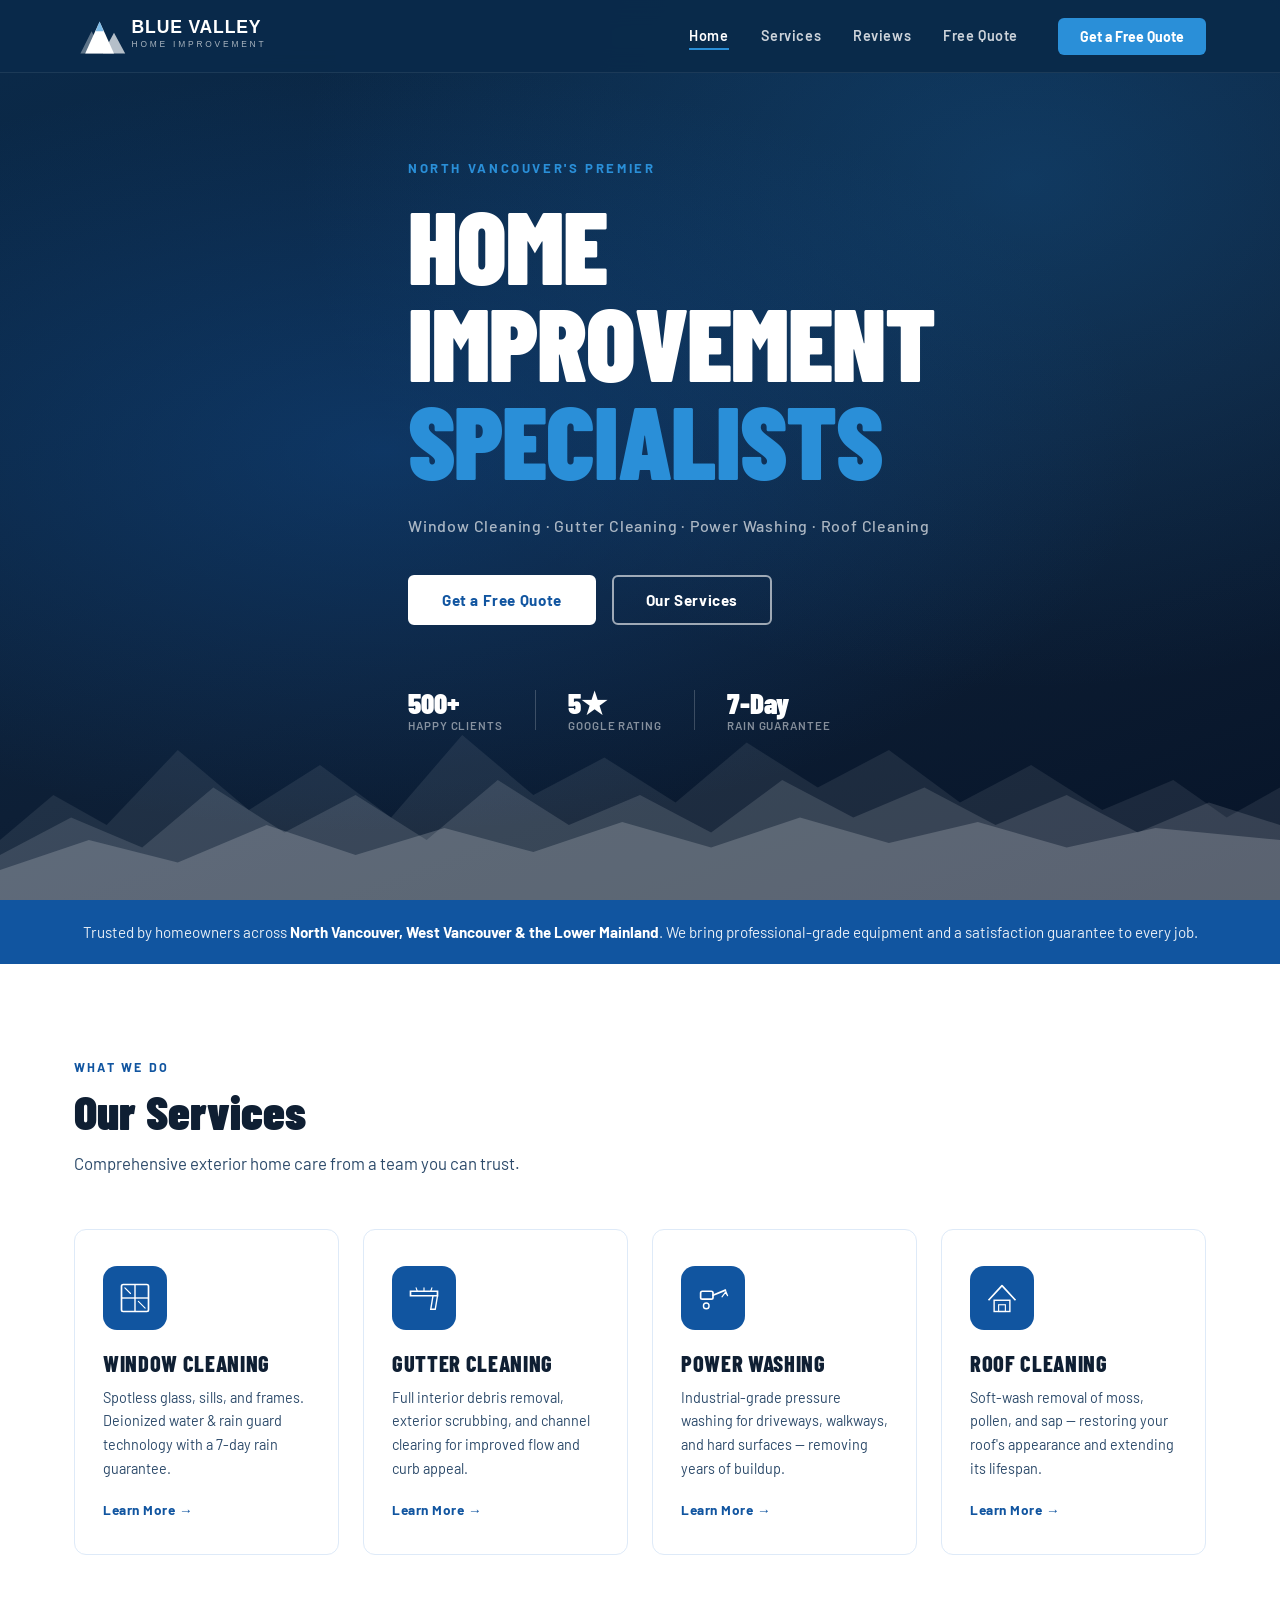
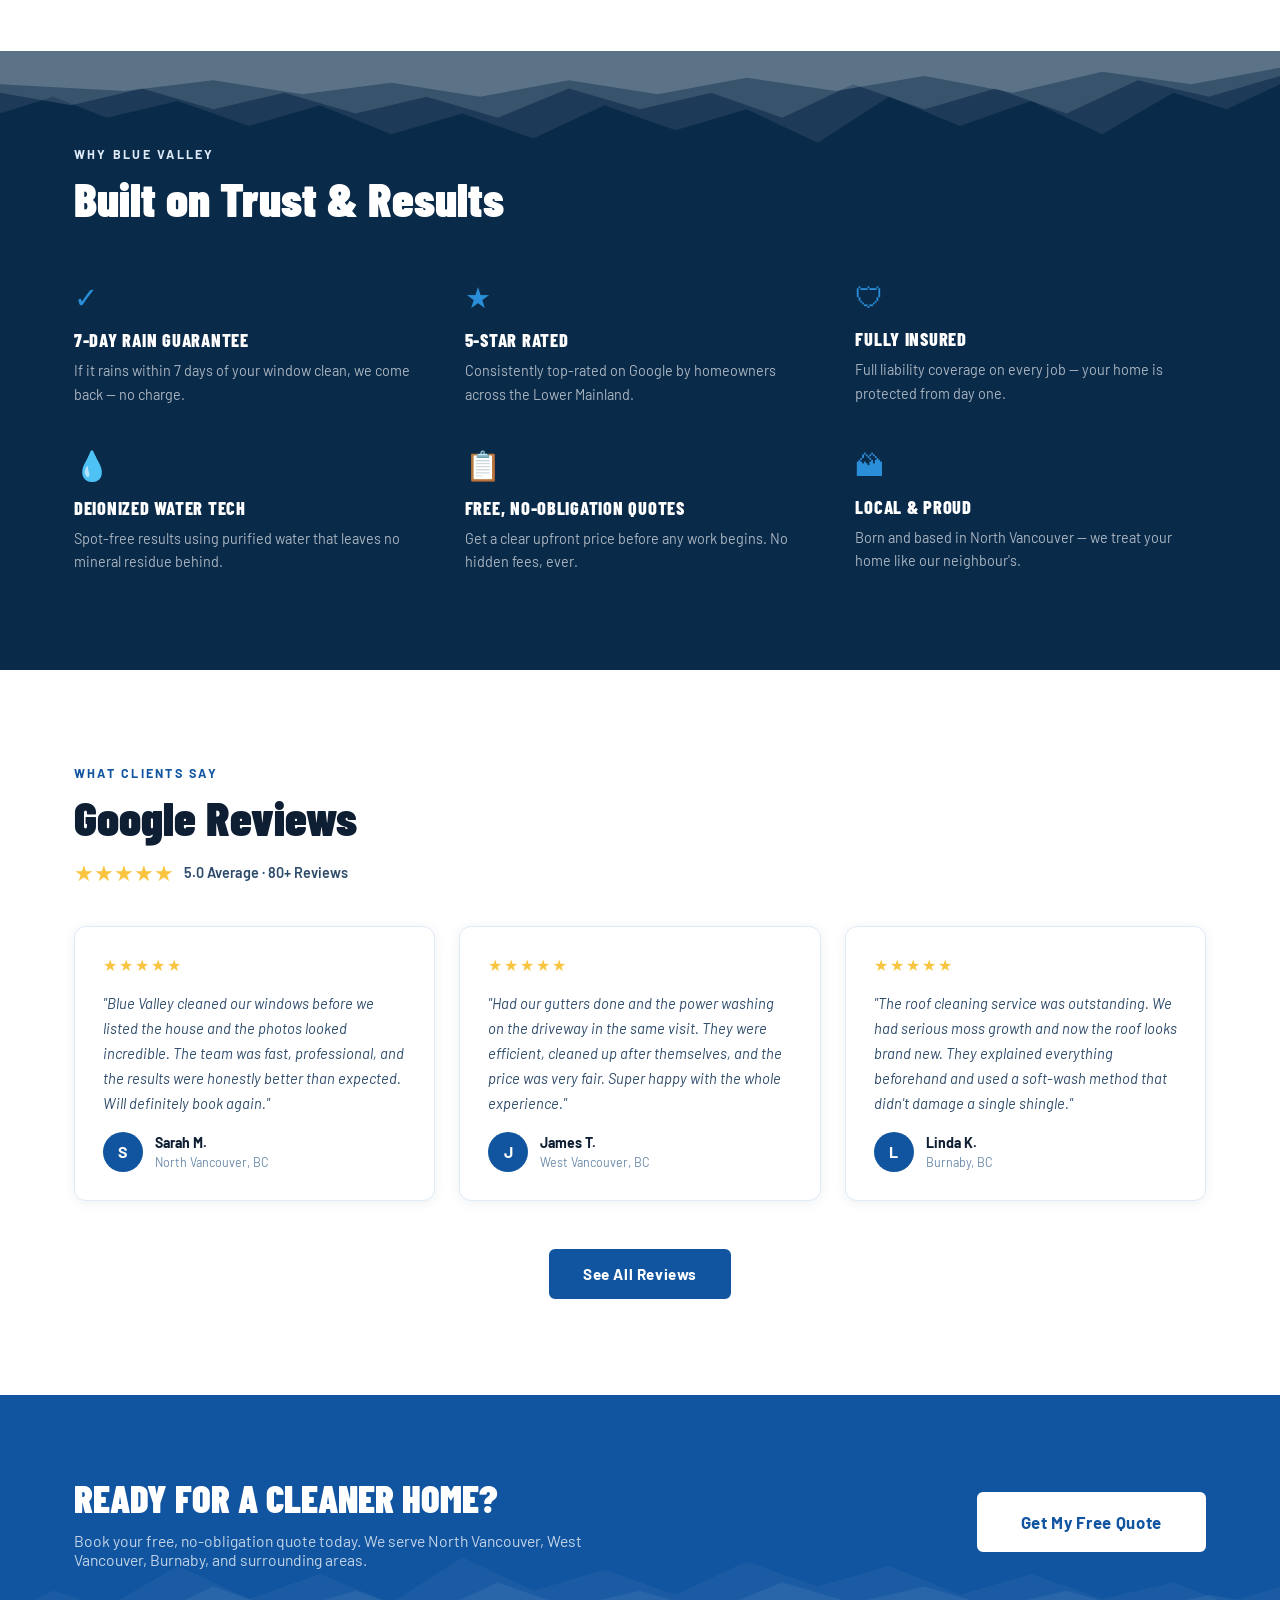
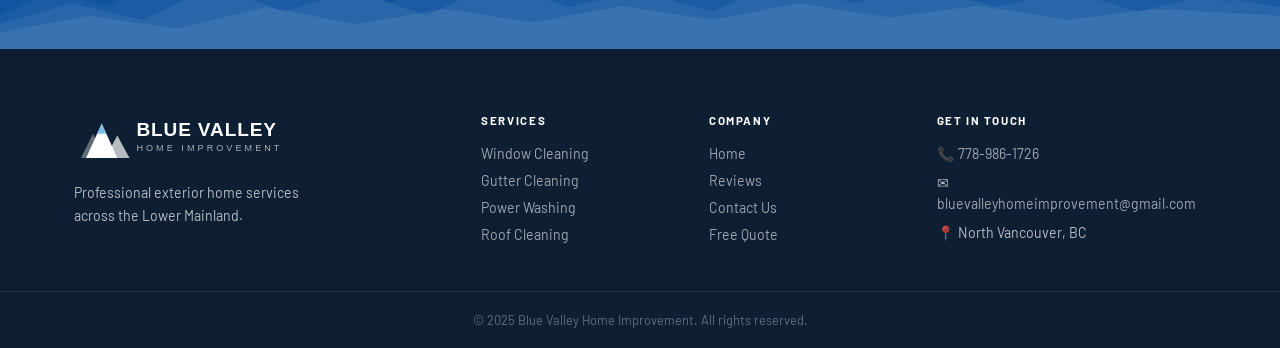
<file: blue-valley/index.html>
<!DOCTYPE html>
<html lang="en">
<head>
  <meta charset="UTF-8" />
  <meta name="viewport" content="width=device-width, initial-scale=1.0" />
  <title>Blue Valley Home Improvement | North Vancouver, BC</title>
  <link rel="stylesheet" href="style.css" />
  <link href="https://fonts.googleapis.com/css2?family=Playfair+Display:wght@700;900&family=Barlow:wght@400;500;600;700&family=Barlow+Condensed:wght@700;800;900&display=swap" rel="stylesheet" />
  <link rel="icon" href="favicon.svg" type="image/svg+xml" />
</head>
<body>

  <!-- NAV -->
  <header class="nav" id="nav">
    <div class="nav-inner">
      <a href="index.html" class="nav-logo">
        <img src="logo.svg" alt="Blue Valley Home Improvement" class="logo-img" />
      </a>
      <nav class="nav-links">
        <a href="index.html" class="active">Home</a>
        <a href="services.html">Services</a>
        <a href="reviews.html">Reviews</a>
        <a href="contact.html">Free Quote</a>
      </nav>
      <a href="contact.html" class="nav-cta">Get a Free Quote</a>
      <button class="hamburger" id="hamburger" aria-label="Menu">
        <span></span><span></span><span></span>
      </button>
    </div>
    <div class="mobile-menu" id="mobileMenu">
      <a href="index.html">Home</a>
      <a href="services.html">Services</a>
      <a href="reviews.html">Reviews</a>
      <a href="contact.html">Free Quote</a>
    </div>
  </header>

  <!-- HERO -->
  <section class="hero">
    <div class="hero-bg"></div>
    <div class="mountain-silhouette hero-mountains"></div>
    <div class="hero-content">
      <p class="hero-eyebrow">North Vancouver's Premier</p>
      <h1 class="hero-title">Home Improvement<br /><span>Specialists</span></h1>
      <p class="hero-sub">Window Cleaning · Gutter Cleaning · Power Washing · Roof Cleaning</p>
      <div class="hero-btns">
        <a href="contact.html" class="btn btn-white">Get a Free Quote</a>
        <a href="services.html" class="btn btn-outline-white">Our Services</a>
      </div>
      <div class="hero-badges">
        <div class="badge"><span class="badge-num">500+</span><span class="badge-lbl">Happy Clients</span></div>
        <div class="badge-divider"></div>
        <div class="badge"><span class="badge-num">5★</span><span class="badge-lbl">Google Rating</span></div>
        <div class="badge-divider"></div>
        <div class="badge"><span class="badge-num">7-Day</span><span class="badge-lbl">Rain Guarantee</span></div>
      </div>
    </div>
  </section>

  <!-- INTRO STRIP -->
  <section class="intro-strip">
    <div class="container">
      <p>Trusted by homeowners across <strong>North Vancouver, West Vancouver & the Lower Mainland</strong>. We bring professional-grade equipment and a satisfaction guarantee to every job.</p>
    </div>
  </section>

  <!-- SERVICES PREVIEW -->
  <section class="services-preview section">
    <div class="container">
      <div class="section-label">What We Do</div>
      <h2 class="section-title">Our Services</h2>
      <p class="section-sub">Comprehensive exterior home care from a team you can trust.</p>
      <div class="services-grid">

        <a href="services.html#window" class="service-card">
          <div class="service-icon">
            <svg viewBox="0 0 64 64" fill="none" xmlns="http://www.w3.org/2000/svg">
              <rect x="8" y="8" width="48" height="48" rx="3" stroke="white" stroke-width="3"/>
              <line x1="32" y1="8" x2="32" y2="56" stroke="white" stroke-width="2.5"/>
              <line x1="8" y1="32" x2="56" y2="32" stroke="white" stroke-width="2.5"/>
              <path d="M14 14L24 24" stroke="white" stroke-width="2" stroke-linecap="round"/>
              <path d="M38 38L50 50" stroke="white" stroke-width="2" stroke-linecap="round"/>
            </svg>
          </div>
          <h3>Window Cleaning</h3>
          <p>Spotless glass, sills, and frames. Deionized water & rain guard technology with a 7-day rain guarantee.</p>
          <span class="card-link">Learn More →</span>
        </a>

        <a href="services.html#gutter" class="service-card">
          <div class="service-icon">
            <svg viewBox="0 0 64 64" fill="none" xmlns="http://www.w3.org/2000/svg">
              <path d="M8 20 H56 V28 H8 Z" stroke="white" stroke-width="3" fill="none"/>
              <path d="M56 28 L52 52 H44 L48 28" stroke="white" stroke-width="2.5" fill="none"/>
              <path d="M20 20 L18 14 M32 20 L32 14 M44 20 L46 14" stroke="white" stroke-width="2" stroke-linecap="round"/>
            </svg>
          </div>
          <h3>Gutter Cleaning</h3>
          <p>Full interior debris removal, exterior scrubbing, and channel clearing for improved flow and curb appeal.</p>
          <span class="card-link">Learn More →</span>
        </a>

        <a href="services.html#power" class="service-card">
          <div class="service-icon">
            <svg viewBox="0 0 64 64" fill="none" xmlns="http://www.w3.org/2000/svg">
              <rect x="10" y="20" width="22" height="14" rx="3" stroke="white" stroke-width="3"/>
              <path d="M32 27 L54 18" stroke="white" stroke-width="3" stroke-linecap="round"/>
              <path d="M54 18 L58 28 L54 22 L48 30" stroke="white" stroke-width="2" stroke-linecap="round" stroke-linejoin="round"/>
              <circle cx="20" cy="46" r="5" stroke="white" stroke-width="2.5"/>
            </svg>
          </div>
          <h3>Power Washing</h3>
          <p>Industrial-grade pressure washing for driveways, walkways, and hard surfaces — removing years of buildup.</p>
          <span class="card-link">Learn More →</span>
        </a>

        <a href="services.html#roof" class="service-card">
          <div class="service-icon">
            <svg viewBox="0 0 64 64" fill="none" xmlns="http://www.w3.org/2000/svg">
              <path d="M8 36 L32 10 L56 36" stroke="white" stroke-width="3" stroke-linejoin="round"/>
              <rect x="18" y="36" width="28" height="20" stroke="white" stroke-width="2.5"/>
              <rect x="26" y="44" width="12" height="12" stroke="white" stroke-width="2"/>
            </svg>
          </div>
          <h3>Roof Cleaning</h3>
          <p>Soft-wash removal of moss, pollen, and sap — restoring your roof's appearance and extending its lifespan.</p>
          <span class="card-link">Learn More →</span>
        </a>

      </div>
    </div>
  </section>

  <!-- WHY US -->
  <section class="why-us section-dark">
    <div class="mountain-silhouette why-mountains"></div>
    <div class="container">
      <div class="section-label light">Why Blue Valley</div>
      <h2 class="section-title light">Built on Trust & Results</h2>
      <div class="why-grid">
        <div class="why-item">
          <div class="why-icon">✓</div>
          <h4>7-Day Rain Guarantee</h4>
          <p>If it rains within 7 days of your window clean, we come back — no charge.</p>
        </div>
        <div class="why-item">
          <div class="why-icon">★</div>
          <h4>5-Star Rated</h4>
          <p>Consistently top-rated on Google by homeowners across the Lower Mainland.</p>
        </div>
        <div class="why-item">
          <div class="why-icon">🛡</div>
          <h4>Fully Insured</h4>
          <p>Full liability coverage on every job — your home is protected from day one.</p>
        </div>
        <div class="why-item">
          <div class="why-icon">💧</div>
          <h4>Deionized Water Tech</h4>
          <p>Spot-free results using purified water that leaves no mineral residue behind.</p>
        </div>
        <div class="why-item">
          <div class="why-icon">📋</div>
          <h4>Free, No-Obligation Quotes</h4>
          <p>Get a clear upfront price before any work begins. No hidden fees, ever.</p>
        </div>
        <div class="why-item">
          <div class="why-icon">🏔</div>
          <h4>Local & Proud</h4>
          <p>Born and based in North Vancouver — we treat your home like our neighbour's.</p>
        </div>
      </div>
    </div>
  </section>

  <!-- REVIEWS SNIPPET -->
  <section class="reviews-preview section">
    <div class="container">
      <div class="section-label">What Clients Say</div>
      <h2 class="section-title">Google Reviews</h2>
      <div class="stars-row">★★★★★ <span>5.0 Average · 80+ Reviews</span></div>
      <div class="reviews-grid">
        <div class="review-card">
          <div class="review-stars">★★★★★</div>
          <p>"Blue Valley cleaned our windows before we listed the house and the photos looked incredible. The team was fast, professional, and the results were honestly better than expected. Will definitely book again."</p>
          <div class="reviewer"><span class="reviewer-avatar">S</span><div><strong>Sarah M.</strong><small>North Vancouver, BC</small></div></div>
        </div>
        <div class="review-card">
          <div class="review-stars">★★★★★</div>
          <p>"Had our gutters done and the power washing on the driveway in the same visit. They were efficient, cleaned up after themselves, and the price was very fair. Super happy with the whole experience."</p>
          <div class="reviewer"><span class="reviewer-avatar">J</span><div><strong>James T.</strong><small>West Vancouver, BC</small></div></div>
        </div>
        <div class="review-card">
          <div class="review-stars">★★★★★</div>
          <p>"The roof cleaning service was outstanding. We had serious moss growth and now the roof looks brand new. They explained everything beforehand and used a soft-wash method that didn't damage a single shingle."</p>
          <div class="reviewer"><span class="reviewer-avatar">L</span><div><strong>Linda K.</strong><small>Burnaby, BC</small></div></div>
        </div>
      </div>
      <div class="center-btn">
        <a href="reviews.html" class="btn btn-blue">See All Reviews</a>
      </div>
    </div>
  </section>

  <!-- CTA BANNER -->
  <section class="cta-banner">
    <div class="mountain-silhouette cta-mountains"></div>
    <div class="container cta-inner">
      <div>
        <h2>Ready for a Cleaner Home?</h2>
        <p>Book your free, no-obligation quote today. We serve North Vancouver, West Vancouver, Burnaby, and surrounding areas.</p>
      </div>
      <a href="contact.html" class="btn btn-white btn-large">Get My Free Quote</a>
    </div>
  </section>

  <!-- FOOTER -->
  <footer class="footer">
    <div class="container footer-inner">
      <div class="footer-brand">
        <img src="logo.svg" alt="Blue Valley Home Improvement" class="footer-logo" />
        <p>Professional exterior home services across the Lower Mainland.</p>
      </div>
      <div class="footer-links">
        <h5>Services</h5>
        <a href="services.html#window">Window Cleaning</a>
        <a href="services.html#gutter">Gutter Cleaning</a>
        <a href="services.html#power">Power Washing</a>
        <a href="services.html#roof">Roof Cleaning</a>
      </div>
      <div class="footer-links">
        <h5>Company</h5>
        <a href="index.html">Home</a>
        <a href="reviews.html">Reviews</a>
        <a href="contact.html">Contact Us</a>
        <a href="contact.html">Free Quote</a>
      </div>
      <div class="footer-contact">
        <h5>Get in Touch</h5>
        <p>📞 <a href="tel:+17789861726">778-986-1726</a></p>
        <p>✉ <a href="mailto:bluevalleyhomeimprovement@gmail.com">bluevalleyhomeimprovement@gmail.com</a></p>
        <p>📍 North Vancouver, BC</p>
      </div>
    </div>
    <div class="footer-bottom">
      <p>© 2025 Blue Valley Home Improvement. All rights reserved.</p>
    </div>
  </footer>

  <script src="main.js"></script>
</body>
</html>
</file>
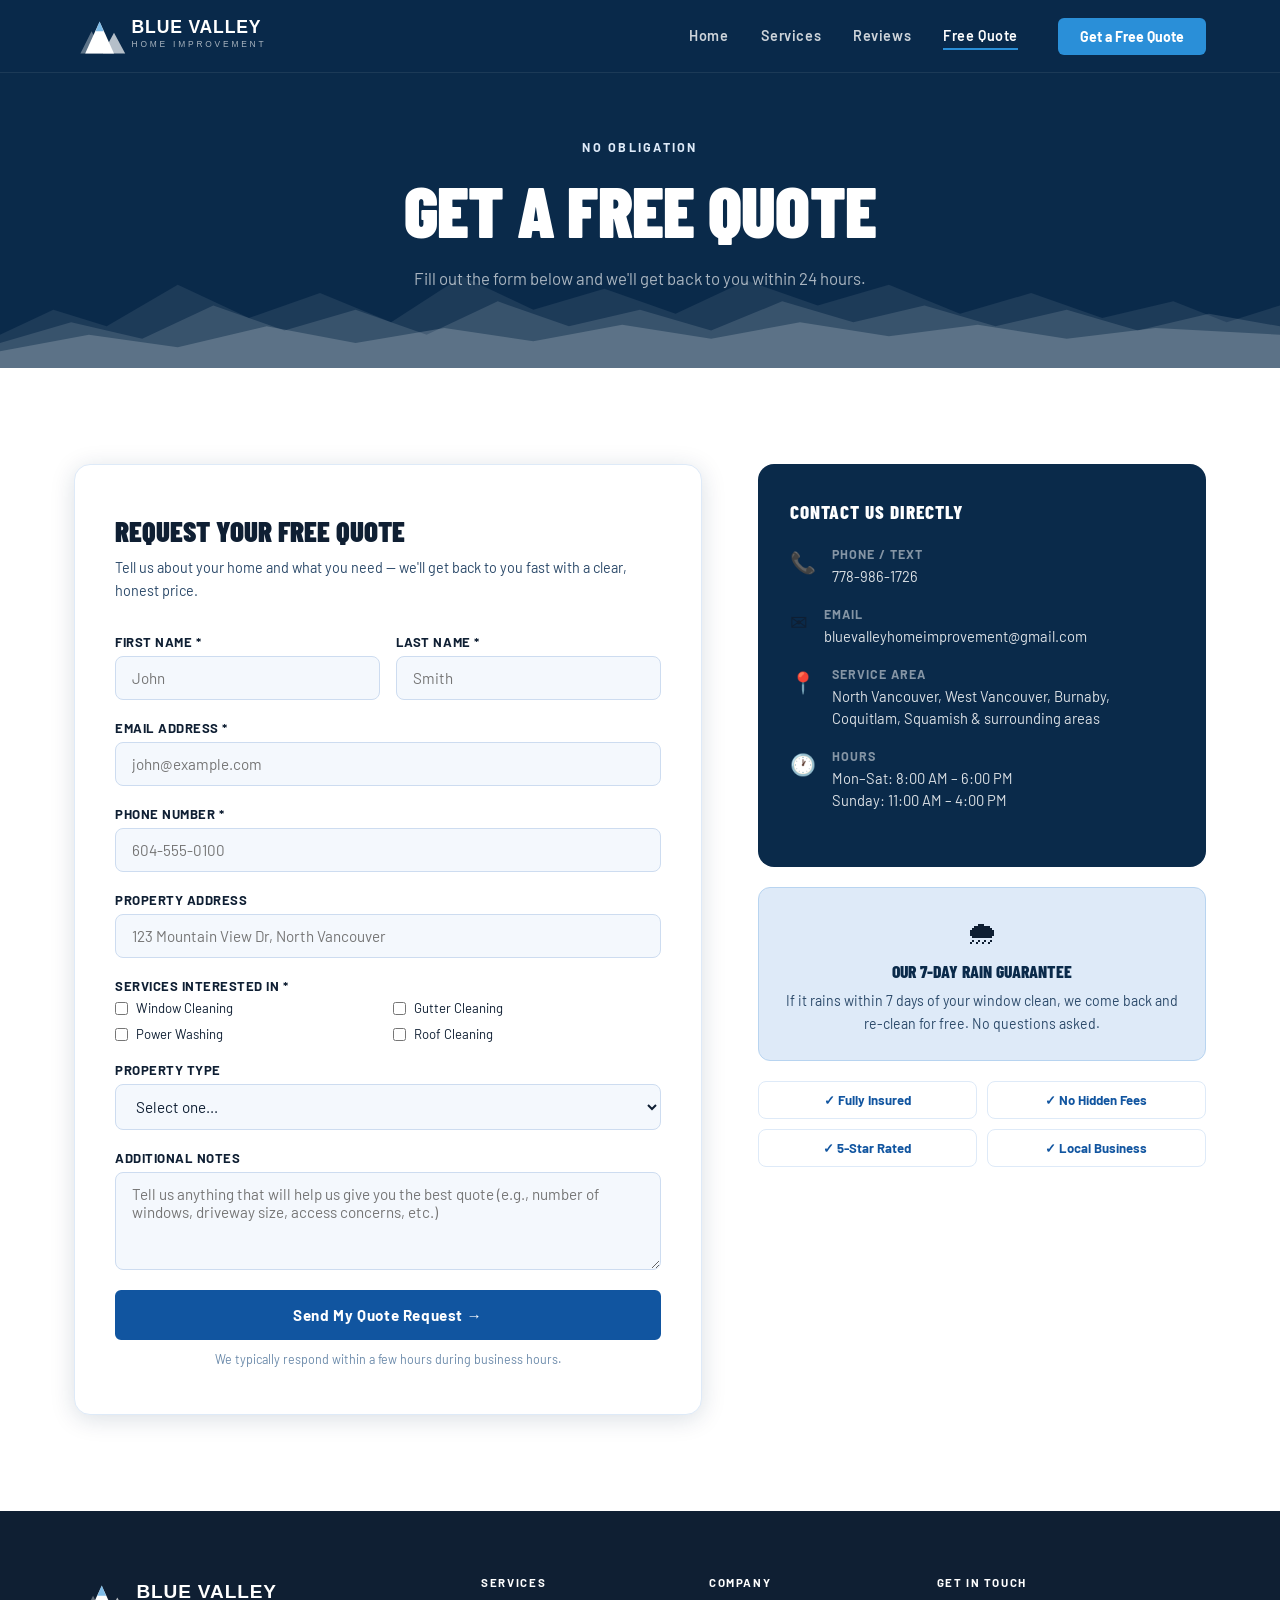
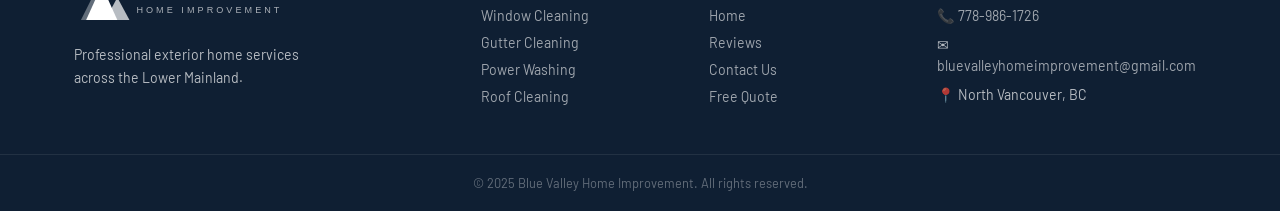
<file: blue-valley/contact.html>
<!DOCTYPE html>
<html lang="en">
<head>
  <meta charset="UTF-8" />
  <meta name="viewport" content="width=device-width, initial-scale=1.0" />
  <title>Free Quote | Blue Valley Home Improvement</title>
  <link rel="stylesheet" href="style.css" />
  <link href="https://fonts.googleapis.com/css2?family=Playfair+Display:wght@700;900&family=Barlow:wght@400;500;600;700&family=Barlow+Condensed:wght@700;800;900&display=swap" rel="stylesheet" />
  <link rel="icon" href="favicon.svg" type="image/svg+xml" />
</head>
<body>

  <header class="nav" id="nav">
    <div class="nav-inner">
      <a href="index.html" class="nav-logo">
        <img src="logo.svg" alt="Blue Valley Home Improvement" class="logo-img" />
      </a>
      <nav class="nav-links">
        <a href="index.html">Home</a>
        <a href="services.html">Services</a>
        <a href="reviews.html">Reviews</a>
        <a href="contact.html" class="active">Free Quote</a>
      </nav>
      <a href="contact.html" class="nav-cta active-cta">Get a Free Quote</a>
      <button class="hamburger" id="hamburger" aria-label="Menu">
        <span></span><span></span><span></span>
      </button>
    </div>
    <div class="mobile-menu" id="mobileMenu">
      <a href="index.html">Home</a>
      <a href="services.html">Services</a>
      <a href="reviews.html">Reviews</a>
      <a href="contact.html">Free Quote</a>
    </div>
  </header>

  <section class="page-hero">
    <div class="mountain-silhouette page-hero-mountains"></div>
    <div class="page-hero-content">
      <div class="section-label light">No Obligation</div>
      <h1>Get a Free Quote</h1>
      <p>Fill out the form below and we'll get back to you within 24 hours.</p>
    </div>
  </section>

  <section class="contact-section section">
    <div class="container contact-layout">

      <div class="contact-form-col">
        <div class="form-card">
          <h2>Request Your Free Quote</h2>
          <p class="form-sub">Tell us about your home and what you need — we'll get back to you fast with a clear, honest price.</p>
          <form class="quote-form" id="quoteForm" action="https://formspree.io/f/YOUR_FORM_ID" method="POST">
            <div class="form-row">
              <div class="form-group">
                <label>First Name *</label>
                <input type="text" name="firstName" placeholder="John" required />
              </div>
              <div class="form-group">
                <label>Last Name *</label>
                <input type="text" name="lastName" placeholder="Smith" required />
              </div>
            </div>
            <div class="form-group">
              <label>Email Address *</label>
              <input type="email" name="email" placeholder="john@example.com" required />
            </div>
            <div class="form-group">
              <label>Phone Number *</label>
              <input type="tel" name="phone" placeholder="604-555-0100" required />
            </div>
            <div class="form-group">
              <label>Property Address</label>
              <input type="text" name="address" placeholder="123 Mountain View Dr, North Vancouver" />
            </div>
            <div class="form-group">
              <label>Services Interested In *</label>
              <div class="checkbox-group">
                <label class="checkbox-label"><input type="checkbox" name="service" value="Window Cleaning" /> Window Cleaning</label>
                <label class="checkbox-label"><input type="checkbox" name="service" value="Gutter Cleaning" /> Gutter Cleaning</label>
                <label class="checkbox-label"><input type="checkbox" name="service" value="Power Washing" /> Power Washing</label>
                <label class="checkbox-label"><input type="checkbox" name="service" value="Roof Cleaning" /> Roof Cleaning</label>
              </div>
            </div>
            <div class="form-group">
              <label>Property Type</label>
              <select name="propertyType">
                <option value="">Select one...</option>
                <option>Single Family Home</option>
                <option>Townhouse</option>
                <option>Condo / Strata</option>
                <option>Commercial Property</option>
                <option>Other</option>
              </select>
            </div>
            <div class="form-group">
              <label>Additional Notes</label>
              <textarea name="message" rows="4" placeholder="Tell us anything that will help us give you the best quote (e.g., number of windows, driveway size, access concerns, etc.)"></textarea>
            </div>
            <button type="submit" class="btn btn-blue btn-full">Send My Quote Request →</button>
            <p class="form-note">We typically respond within a few hours during business hours.</p>
          </form>
          <div class="form-success" id="formSuccess" style="display:none">
            <div class="success-icon">✓</div>
            <h3>Quote Request Sent!</h3>
            <p>Thanks for reaching out. We'll be in touch within 24 hours with your free quote.</p>
          </div>
        </div>
      </div>

      <div class="contact-info-col">
        <div class="contact-info-card">
          <h3>Contact Us Directly</h3>
          <div class="contact-item">
            <div class="contact-item-icon">📞</div>
            <div>
              <strong>Phone / Text</strong>
              <a href="tel:+17789861726">778-986-1726</a>
            </div>
          </div>
          <div class="contact-item">
            <div class="contact-item-icon">✉</div>
            <div>
              <strong>Email</strong>
              <a href="mailto:bluevalleyhomeimprovement@gmail.com">bluevalleyhomeimprovement@gmail.com</a>
            </div>
          </div>
          <div class="contact-item">
            <div class="contact-item-icon">📍</div>
            <div>
              <strong>Service Area</strong>
              <span>North Vancouver, West Vancouver, Burnaby, Coquitlam, Squamish & surrounding areas</span>
            </div>
          </div>
          <div class="contact-item">
            <div class="contact-item-icon">🕐</div>
            <div>
              <strong>Hours</strong>
              <span>Mon–Sat: 8:00 AM – 6:00 PM<br />Sunday: 11:00 AM – 4:00 PM</span>
            </div>
          </div>
        </div>

        <div class="guarantee-card">
          <div class="guarantee-icon">🌧</div>
          <h4>Our 7-Day Rain Guarantee</h4>
          <p>If it rains within 7 days of your window clean, we come back and re-clean for free. No questions asked.</p>
        </div>

        <div class="trust-badges">
          <div class="trust-badge">✓ Fully Insured</div>
          <div class="trust-badge">✓ No Hidden Fees</div>
          <div class="trust-badge">✓ 5-Star Rated</div>
          <div class="trust-badge">✓ Local Business</div>
        </div>
      </div>

    </div>
  </section>

  <footer class="footer">
    <div class="container footer-inner">
      <div class="footer-brand">
        <img src="logo.svg" alt="Blue Valley Home Improvement" class="footer-logo" />
        <p>Professional exterior home services across the Lower Mainland.</p>
      </div>
      <div class="footer-links">
        <h5>Services</h5>
        <a href="services.html#window">Window Cleaning</a>
        <a href="services.html#gutter">Gutter Cleaning</a>
        <a href="services.html#power">Power Washing</a>
        <a href="services.html#roof">Roof Cleaning</a>
      </div>
      <div class="footer-links">
        <h5>Company</h5>
        <a href="index.html">Home</a>
        <a href="reviews.html">Reviews</a>
        <a href="contact.html">Contact Us</a>
        <a href="contact.html">Free Quote</a>
      </div>
      <div class="footer-contact">
        <h5>Get in Touch</h5>
        <p>📞 <a href="tel:+17789861726">778-986-1726</a></p>
        <p>✉ <a href="mailto:bluevalleyhomeimprovement@gmail.com">bluevalleyhomeimprovement@gmail.com</a></p>
        <p>📍 North Vancouver, BC</p>
      </div>
    </div>
    <div class="footer-bottom">
      <p>© 2025 Blue Valley Home Improvement. All rights reserved.</p>
    </div>
  </footer>

  <script src="main.js"></script>
</body>
</html>
</file>
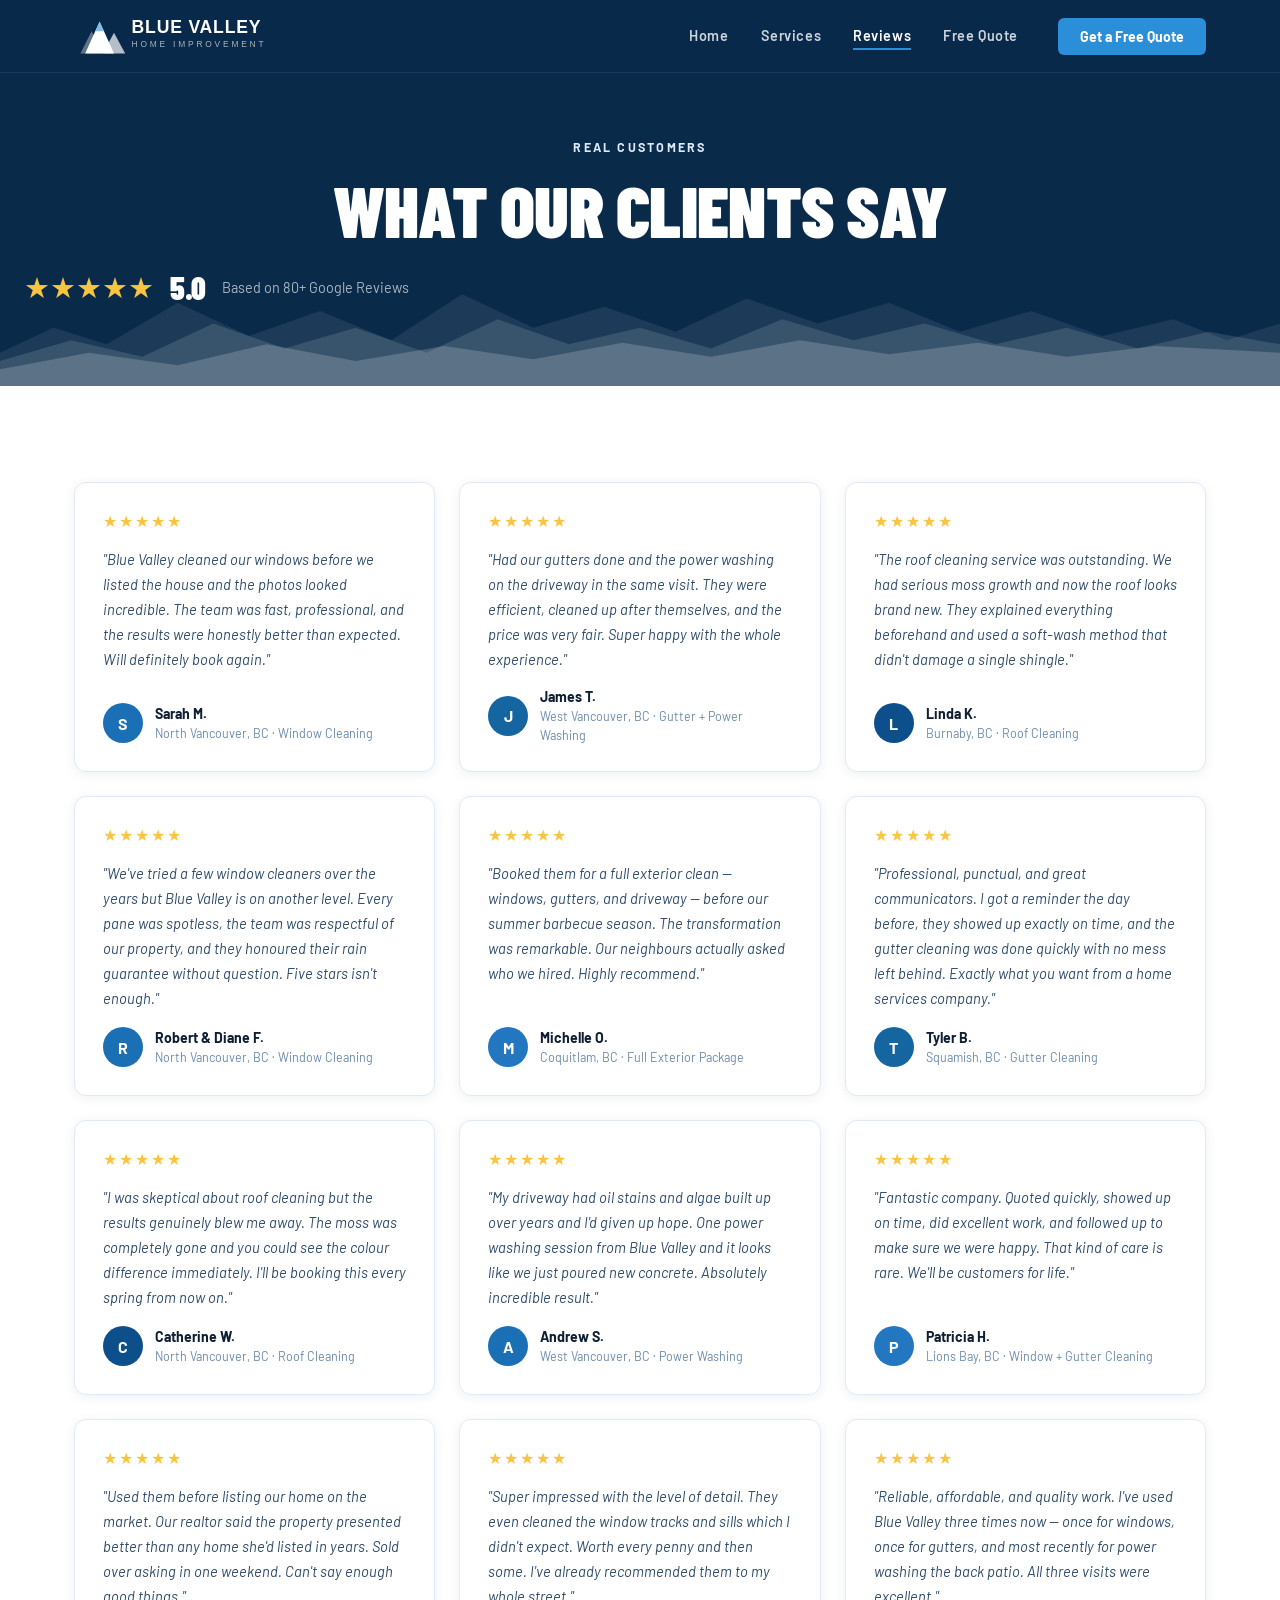
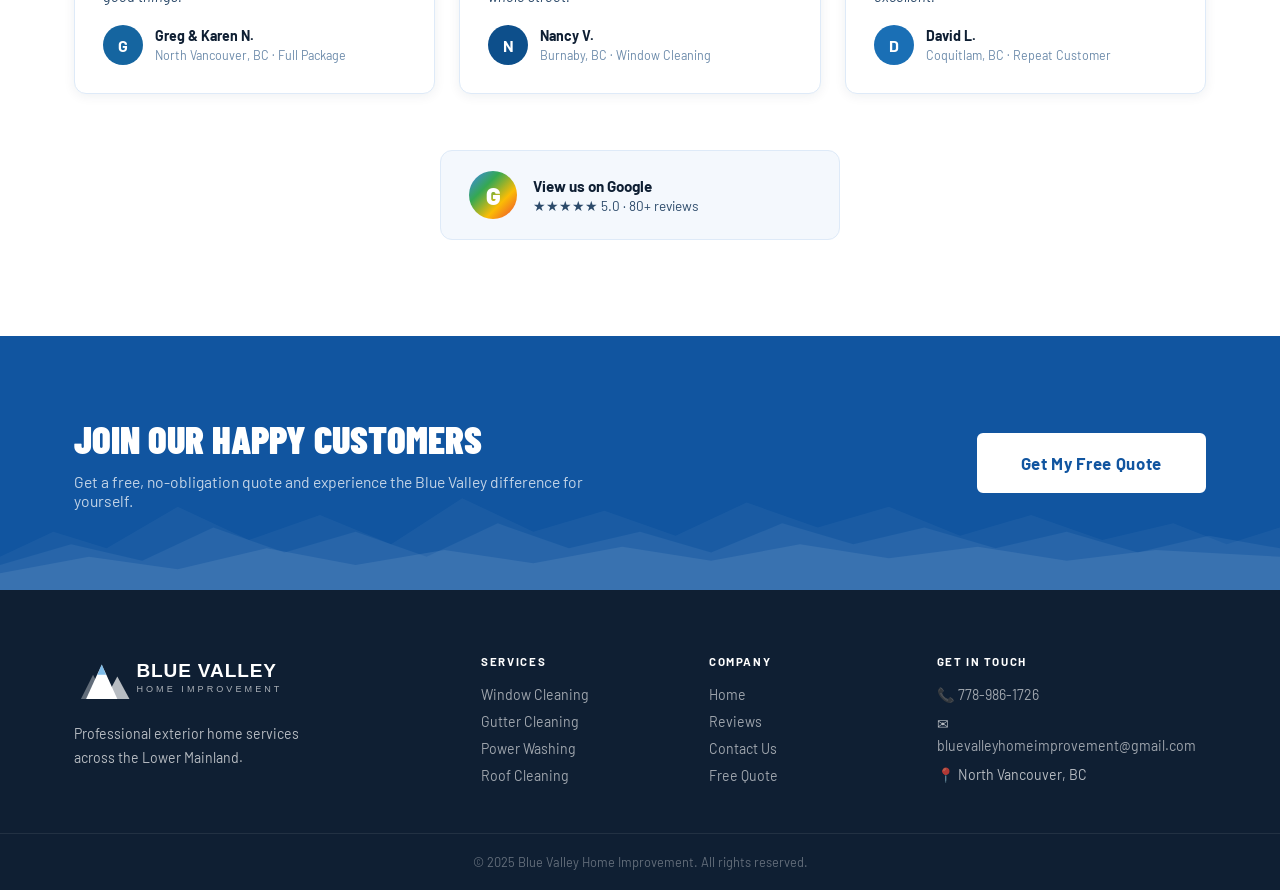
<file: blue-valley/reviews.html>
<!DOCTYPE html>
<html lang="en">
<head>
  <meta charset="UTF-8" />
  <meta name="viewport" content="width=device-width, initial-scale=1.0" />
  <title>Reviews | Blue Valley Home Improvement</title>
  <link rel="stylesheet" href="style.css" />
  <link href="https://fonts.googleapis.com/css2?family=Playfair+Display:wght@700;900&family=Barlow:wght@400;500;600;700&family=Barlow+Condensed:wght@700;800;900&display=swap" rel="stylesheet" />
  <link rel="icon" href="favicon.svg" type="image/svg+xml" />
</head>
<body>

  <header class="nav" id="nav">
    <div class="nav-inner">
      <a href="index.html" class="nav-logo">
        <img src="logo.svg" alt="Blue Valley Home Improvement" class="logo-img" />
      </a>
      <nav class="nav-links">
        <a href="index.html">Home</a>
        <a href="services.html">Services</a>
        <a href="reviews.html" class="active">Reviews</a>
        <a href="contact.html">Free Quote</a>
      </nav>
      <a href="contact.html" class="nav-cta">Get a Free Quote</a>
      <button class="hamburger" id="hamburger" aria-label="Menu">
        <span></span><span></span><span></span>
      </button>
    </div>
    <div class="mobile-menu" id="mobileMenu">
      <a href="index.html">Home</a>
      <a href="services.html">Services</a>
      <a href="reviews.html">Reviews</a>
      <a href="contact.html">Free Quote</a>
    </div>
  </header>

  <section class="page-hero">
    <div class="mountain-silhouette page-hero-mountains"></div>
    <div class="page-hero-content">
      <div class="section-label light">Real Customers</div>
      <h1>What Our Clients Say</h1>
      <div class="rating-hero">
        <span class="big-stars">★★★★★</span>
        <span class="big-rating">5.0</span>
        <span class="big-count">Based on 80+ Google Reviews</span>
      </div>
    </div>
  </section>

  <section class="reviews-full section">
    <div class="container">
      <div class="reviews-masonry">

        <div class="review-card">
          <div class="review-stars">★★★★★</div>
          <p>"Blue Valley cleaned our windows before we listed the house and the photos looked incredible. The team was fast, professional, and the results were honestly better than expected. Will definitely book again."</p>
          <div class="reviewer"><span class="reviewer-avatar" style="background:#1a6fb5">S</span><div><strong>Sarah M.</strong><small>North Vancouver, BC · Window Cleaning</small></div></div>
        </div>

        <div class="review-card">
          <div class="review-stars">★★★★★</div>
          <p>"Had our gutters done and the power washing on the driveway in the same visit. They were efficient, cleaned up after themselves, and the price was very fair. Super happy with the whole experience."</p>
          <div class="reviewer"><span class="reviewer-avatar" style="background:#1565a0">J</span><div><strong>James T.</strong><small>West Vancouver, BC · Gutter + Power Washing</small></div></div>
        </div>

        <div class="review-card">
          <div class="review-stars">★★★★★</div>
          <p>"The roof cleaning service was outstanding. We had serious moss growth and now the roof looks brand new. They explained everything beforehand and used a soft-wash method that didn't damage a single shingle."</p>
          <div class="reviewer"><span class="reviewer-avatar" style="background:#0d4f8b">L</span><div><strong>Linda K.</strong><small>Burnaby, BC · Roof Cleaning</small></div></div>
        </div>

        <div class="review-card">
          <div class="review-stars">★★★★★</div>
          <p>"We've tried a few window cleaners over the years but Blue Valley is on another level. Every pane was spotless, the team was respectful of our property, and they honoured their rain guarantee without question. Five stars isn't enough."</p>
          <div class="reviewer"><span class="reviewer-avatar" style="background:#1a6fb5">R</span><div><strong>Robert & Diane F.</strong><small>North Vancouver, BC · Window Cleaning</small></div></div>
        </div>

        <div class="review-card">
          <div class="review-stars">★★★★★</div>
          <p>"Booked them for a full exterior clean — windows, gutters, and driveway — before our summer barbecue season. The transformation was remarkable. Our neighbours actually asked who we hired. Highly recommend."</p>
          <div class="reviewer"><span class="reviewer-avatar" style="background:#2277c0">M</span><div><strong>Michelle O.</strong><small>Coquitlam, BC · Full Exterior Package</small></div></div>
        </div>

        <div class="review-card">
          <div class="review-stars">★★★★★</div>
          <p>"Professional, punctual, and great communicators. I got a reminder the day before, they showed up exactly on time, and the gutter cleaning was done quickly with no mess left behind. Exactly what you want from a home services company."</p>
          <div class="reviewer"><span class="reviewer-avatar" style="background:#1565a0">T</span><div><strong>Tyler B.</strong><small>Squamish, BC · Gutter Cleaning</small></div></div>
        </div>

        <div class="review-card">
          <div class="review-stars">★★★★★</div>
          <p>"I was skeptical about roof cleaning but the results genuinely blew me away. The moss was completely gone and you could see the colour difference immediately. I'll be booking this every spring from now on."</p>
          <div class="reviewer"><span class="reviewer-avatar" style="background:#0d4f8b">C</span><div><strong>Catherine W.</strong><small>North Vancouver, BC · Roof Cleaning</small></div></div>
        </div>

        <div class="review-card">
          <div class="review-stars">★★★★★</div>
          <p>"My driveway had oil stains and algae built up over years and I'd given up hope. One power washing session from Blue Valley and it looks like we just poured new concrete. Absolutely incredible result."</p>
          <div class="reviewer"><span class="reviewer-avatar" style="background:#1a6fb5">A</span><div><strong>Andrew S.</strong><small>West Vancouver, BC · Power Washing</small></div></div>
        </div>

        <div class="review-card">
          <div class="review-stars">★★★★★</div>
          <p>"Fantastic company. Quoted quickly, showed up on time, did excellent work, and followed up to make sure we were happy. That kind of care is rare. We'll be customers for life."</p>
          <div class="reviewer"><span class="reviewer-avatar" style="background:#2277c0">P</span><div><strong>Patricia H.</strong><small>Lions Bay, BC · Window + Gutter Cleaning</small></div></div>
        </div>

        <div class="review-card">
          <div class="review-stars">★★★★★</div>
          <p>"Used them before listing our home on the market. Our realtor said the property presented better than any home she'd listed in years. Sold over asking in one weekend. Can't say enough good things."</p>
          <div class="reviewer"><span class="reviewer-avatar" style="background:#1565a0">G</span><div><strong>Greg & Karen N.</strong><small>North Vancouver, BC · Full Package</small></div></div>
        </div>

        <div class="review-card">
          <div class="review-stars">★★★★★</div>
          <p>"Super impressed with the level of detail. They even cleaned the window tracks and sills which I didn't expect. Worth every penny and then some. I've already recommended them to my whole street."</p>
          <div class="reviewer"><span class="reviewer-avatar" style="background:#0d4f8b">N</span><div><strong>Nancy V.</strong><small>Burnaby, BC · Window Cleaning</small></div></div>
        </div>

        <div class="review-card">
          <div class="review-stars">★★★★★</div>
          <p>"Reliable, affordable, and quality work. I've used Blue Valley three times now — once for windows, once for gutters, and most recently for power washing the back patio. All three visits were excellent."</p>
          <div class="reviewer"><span class="reviewer-avatar" style="background:#1a6fb5">D</span><div><strong>David L.</strong><small>Coquitlam, BC · Repeat Customer</small></div></div>
        </div>

      </div>

      <div class="google-badge">
        <div class="google-g">G</div>
        <div>
          <strong>View us on Google</strong>
          <div class="google-stars">★★★★★ 5.0 · 80+ reviews</div>
        </div>
      </div>
    </div>
  </section>

  <section class="cta-banner">
    <div class="mountain-silhouette cta-mountains"></div>
    <div class="container cta-inner">
      <div>
        <h2>Join Our Happy Customers</h2>
        <p>Get a free, no-obligation quote and experience the Blue Valley difference for yourself.</p>
      </div>
      <a href="contact.html" class="btn btn-white btn-large">Get My Free Quote</a>
    </div>
  </section>

  <footer class="footer">
    <div class="container footer-inner">
      <div class="footer-brand">
        <img src="logo.svg" alt="Blue Valley Home Improvement" class="footer-logo" />
        <p>Professional exterior home services across the Lower Mainland.</p>
      </div>
      <div class="footer-links">
        <h5>Services</h5>
        <a href="services.html#window">Window Cleaning</a>
        <a href="services.html#gutter">Gutter Cleaning</a>
        <a href="services.html#power">Power Washing</a>
        <a href="services.html#roof">Roof Cleaning</a>
      </div>
      <div class="footer-links">
        <h5>Company</h5>
        <a href="index.html">Home</a>
        <a href="reviews.html">Reviews</a>
        <a href="contact.html">Contact Us</a>
        <a href="contact.html">Free Quote</a>
      </div>
      <div class="footer-contact">
        <h5>Get in Touch</h5>
        <p>📞 <a href="tel:+17789861726">778-986-1726</a></p>
        <p>✉ <a href="mailto:bluevalleyhomeimprovement@gmail.com">bluevalleyhomeimprovement@gmail.com</a></p>
        <p>📍 North Vancouver, BC</p>
      </div>
    </div>
    <div class="footer-bottom">
      <p>© 2025 Blue Valley Home Improvement. All rights reserved.</p>
    </div>
  </footer>

  <script src="main.js"></script>
</body>
</html>
</file>
<file: blue-valley/style.css>
/* ========================================
   BLUE VALLEY HOME IMPROVEMENT
   style.css
   ======================================== */

:root {
  --blue-deep:    #0a2a4a;   /* deep navy */
  --blue-primary: #1155a0;   /* brand blue */
  --blue-mid:     #1a6fb5;   /* medium blue */
  --blue-light:   #2a8fd8;   /* bright accent */
  --blue-pale:    #deeaf8;   /* light tint */
  --white:        #ffffff;
  --off-white:    #f4f8fd;
  --text-dark:    #0f1f33;
  --text-mid:     #2c4a6a;
  --text-light:   #6b8aaa;
  --gold:         #c8a050;   /* subtle accent */
  --shadow:       0 4px 24px rgba(10,42,74,0.15);
  --shadow-lg:    0 12px 48px rgba(10,42,74,0.22);
  --radius:       12px;
  --font-display: 'Barlow Condensed', sans-serif;
  --font-body:    'Barlow', sans-serif;
  --font-serif:   'Playfair Display', serif;
}

*, *::before, *::after { box-sizing: border-box; margin: 0; padding: 0; }

html { scroll-behavior: smooth; }

body {
  font-family: var(--font-body);
  color: var(--text-dark);
  background: var(--white);
  overflow-x: hidden;
}

a { text-decoration: none; color: inherit; }
img { display: block; max-width: 100%; }

/* ========== REUSABLE ========== */

.container {
  max-width: 1180px;
  margin: 0 auto;
  padding: 0 24px;
}

.section { padding: 96px 0; }
.section-dark { padding: 96px 0; background: var(--blue-deep); }

.section-label {
  font-family: var(--font-body);
  font-weight: 700;
  font-size: 0.78rem;
  letter-spacing: 0.18em;
  text-transform: uppercase;
  color: var(--blue-primary);
  margin-bottom: 12px;
}
.section-label.light { color: var(--blue-pale); }

.section-title {
  font-family: var(--font-display);
  font-weight: 900;
  font-size: clamp(2rem, 4vw, 3rem);
  line-height: 1.05;
  color: var(--text-dark);
  margin-bottom: 16px;
}
.section-title.light { color: var(--white); }

.section-sub {
  font-size: 1.05rem;
  color: var(--text-mid);
  margin-bottom: 56px;
  max-width: 520px;
}

/* BUTTONS */
.btn {
  display: inline-block;
  padding: 14px 32px;
  border-radius: 6px;
  font-family: var(--font-body);
  font-weight: 700;
  font-size: 0.95rem;
  letter-spacing: 0.04em;
  cursor: pointer;
  transition: transform 0.18s, box-shadow 0.18s, background 0.18s;
  border: 2px solid transparent;
}
.btn:hover { transform: translateY(-2px); box-shadow: var(--shadow); }

.btn-blue {
  background: var(--blue-primary);
  color: var(--white);
  border-color: var(--blue-primary);
}
.btn-blue:hover { background: var(--blue-mid); border-color: var(--blue-mid); }

.btn-white {
  background: var(--white);
  color: var(--blue-primary);
  border-color: var(--white);
}
.btn-white:hover { background: var(--blue-pale); }

.btn-outline-white {
  background: transparent;
  color: var(--white);
  border-color: rgba(255,255,255,0.6);
}
.btn-outline-white:hover { background: rgba(255,255,255,0.12); }

.btn-large { padding: 18px 42px; font-size: 1.05rem; }
.btn-full { width: 100%; text-align: center; }

.center-btn { text-align: center; margin-top: 48px; }

/* MOUNTAIN SVG SILHOUETTE */
.mountain-silhouette {
  position: absolute;
  bottom: 0;
  left: 0;
  width: 100%;
  height: 120px;
  background-image: url("data:image/svg+xml,%3Csvg xmlns='http://www.w3.org/2000/svg' viewBox='0 0 1440 120' preserveAspectRatio='none'%3E%3Cpath d='M0,120 L0,80 L60,50 L120,70 L200,20 L280,60 L360,30 L440,65 L520,10 L600,50 L680,25 L760,55 L840,15 L920,45 L1000,20 L1080,55 L1160,30 L1240,60 L1320,40 L1380,65 L1440,45 L1440,120 Z' fill='rgba(255,255,255,0.08)'/%3E%3Cpath d='M0,120 L0,90 L80,65 L160,85 L240,45 L320,75 L400,50 L480,80 L560,40 L640,70 L720,50 L800,75 L880,40 L960,65 L1040,45 L1120,70 L1200,50 L1280,75 L1360,55 L1440,70 L1440,120 Z' fill='rgba(255,255,255,0.12)'/%3E%3Cpath d='M0,120 L0,100 L100,80 L200,95 L300,70 L400,90 L500,72 L600,88 L700,68 L800,85 L900,65 L1000,82 L1100,68 L1200,85 L1300,72 L1440,80 L1440,120 Z' fill='rgba(255,255,255,0.18)'/%3E%3C/svg%3E");
  background-size: 100% 100%;
  background-repeat: no-repeat;
  pointer-events: none;
}

/* ========== NAVIGATION ========== */

.nav {
  position: fixed;
  top: 0;
  left: 0;
  right: 0;
  z-index: 1000;
  background: rgba(10, 42, 74, 0.96);
  backdrop-filter: blur(12px);
  border-bottom: 1px solid rgba(255,255,255,0.08);
  transition: background 0.3s;
}

.nav-inner {
  max-width: 1180px;
  margin: 0 auto;
  padding: 0 24px;
  height: 72px;
  display: flex;
  align-items: center;
  gap: 40px;
}

.nav-logo { flex-shrink: 0; }
.logo-img { height: 48px; width: auto; }

.nav-links {
  display: flex;
  gap: 32px;
  margin-left: auto;
}
.nav-links a {
  font-size: 0.9rem;
  font-weight: 600;
  color: rgba(255,255,255,0.8);
  letter-spacing: 0.04em;
  transition: color 0.2s;
  padding: 4px 0;
  border-bottom: 2px solid transparent;
}
.nav-links a:hover,
.nav-links a.active {
  color: var(--white);
  border-bottom-color: var(--blue-light);
}

.nav-cta {
  background: var(--blue-light);
  color: var(--white);
  padding: 10px 22px;
  border-radius: 6px;
  font-size: 0.88rem;
  font-weight: 700;
  white-space: nowrap;
  transition: background 0.2s, transform 0.15s;
  flex-shrink: 0;
}
.nav-cta:hover { background: var(--blue-mid); transform: translateY(-1px); }

.hamburger {
  display: none;
  flex-direction: column;
  gap: 5px;
  background: none;
  border: none;
  cursor: pointer;
  padding: 8px;
  margin-left: auto;
}
.hamburger span {
  display: block;
  width: 24px;
  height: 2px;
  background: var(--white);
  transition: transform 0.3s, opacity 0.3s;
  transform-origin: center;
}

.mobile-menu {
  display: none;
  flex-direction: column;
  padding: 16px 24px 24px;
  background: var(--blue-deep);
  border-top: 1px solid rgba(255,255,255,0.08);
}
.mobile-menu a {
  color: rgba(255,255,255,0.85);
  font-size: 1.05rem;
  font-weight: 600;
  padding: 14px 0;
  border-bottom: 1px solid rgba(255,255,255,0.06);
  transition: color 0.2s;
}
.mobile-menu a:hover { color: var(--white); }
.mobile-menu.open { display: flex; }

/* ========== HERO ========== */

.hero {
  position: relative;
  min-height: 100vh;
  background: var(--blue-deep);
  display: flex;
  align-items: center;
  overflow: hidden;
  padding-top: 72px;
}

.hero-bg {
  position: absolute;
  inset: 0;
  background:
    radial-gradient(ellipse at 30% 50%, rgba(17,85,160,0.4) 0%, transparent 60%),
    radial-gradient(ellipse at 80% 20%, rgba(26,111,181,0.3) 0%, transparent 50%),
    linear-gradient(160deg, #0a2a4a 0%, #0d1f36 60%, #071428 100%);
}

.hero-mountains {
  height: 180px;
}

.hero-content {
  position: relative;
  z-index: 2;
  max-width: 1180px;
  margin: 0 auto;
  padding: 80px 24px 160px;
  max-width: 720px;
  padding-left: 10vw;
}

.hero-eyebrow {
  font-size: 0.82rem;
  font-weight: 700;
  letter-spacing: 0.2em;
  text-transform: uppercase;
  color: var(--blue-light);
  margin-bottom: 20px;
}

.hero-title {
  font-family: var(--font-display);
  font-size: clamp(3.5rem, 8vw, 6.5rem);
  font-weight: 900;
  line-height: 0.95;
  color: var(--white);
  text-transform: uppercase;
  letter-spacing: -0.01em;
  margin-bottom: 28px;
}
.hero-title span { color: var(--blue-light); }

.hero-sub {
  font-size: 1rem;
  color: rgba(255,255,255,0.65);
  margin-bottom: 40px;
  letter-spacing: 0.05em;
  font-weight: 500;
}

.hero-btns {
  display: flex;
  gap: 16px;
  flex-wrap: wrap;
  margin-bottom: 64px;
}

.hero-badges {
  display: flex;
  align-items: center;
  gap: 32px;
}

.badge {
  display: flex;
  flex-direction: column;
}
.badge-num {
  font-family: var(--font-display);
  font-size: 1.8rem;
  font-weight: 900;
  color: var(--white);
  line-height: 1;
}
.badge-lbl {
  font-size: 0.72rem;
  font-weight: 600;
  letter-spacing: 0.08em;
  color: rgba(255,255,255,0.5);
  text-transform: uppercase;
}
.badge-divider {
  width: 1px;
  height: 40px;
  background: rgba(255,255,255,0.2);
}

/* ========== INTRO STRIP ========== */

.intro-strip {
  background: var(--blue-primary);
  padding: 20px 0;
}
.intro-strip p {
  color: rgba(255,255,255,0.9);
  font-size: 0.95rem;
  text-align: center;
  line-height: 1.6;
}
.intro-strip strong { color: var(--white); }

/* ========== SERVICES GRID ========== */

.services-grid {
  display: grid;
  grid-template-columns: repeat(auto-fit, minmax(240px, 1fr));
  gap: 24px;
}

.service-card {
  background: var(--white);
  border: 1px solid var(--blue-pale);
  border-radius: var(--radius);
  padding: 36px 28px;
  display: flex;
  flex-direction: column;
  transition: transform 0.2s, box-shadow 0.2s, border-color 0.2s;
  cursor: pointer;
}
.service-card:hover {
  transform: translateY(-6px);
  box-shadow: var(--shadow-lg);
  border-color: var(--blue-primary);
}

.service-icon {
  width: 64px;
  height: 64px;
  background: var(--blue-primary);
  border-radius: 14px;
  display: flex;
  align-items: center;
  justify-content: center;
  margin-bottom: 20px;
  transition: background 0.2s;
}
.service-card:hover .service-icon { background: var(--blue-mid); }
.service-icon svg { width: 36px; height: 36px; }

.service-card h3 {
  font-family: var(--font-display);
  font-size: 1.4rem;
  font-weight: 800;
  text-transform: uppercase;
  letter-spacing: 0.03em;
  color: var(--text-dark);
  margin-bottom: 10px;
}

.service-card p {
  font-size: 0.9rem;
  line-height: 1.65;
  color: var(--text-mid);
  flex: 1;
  margin-bottom: 20px;
}

.card-link {
  font-size: 0.85rem;
  font-weight: 700;
  color: var(--blue-primary);
  letter-spacing: 0.04em;
}

/* ========== WHY US ========== */

.why-us {
  position: relative;
  overflow: hidden;
}
.why-mountains {
  top: 0;
  bottom: auto;
  transform: rotate(180deg);
  height: 100px;
}
.why-grid {
  display: grid;
  grid-template-columns: repeat(auto-fit, minmax(280px, 1fr));
  gap: 40px;
  margin-top: 56px;
}
.why-item {
  display: flex;
  flex-direction: column;
}
.why-icon {
  font-size: 1.8rem;
  margin-bottom: 14px;
  color: var(--blue-light);
}
.why-item h4 {
  font-family: var(--font-display);
  font-size: 1.15rem;
  font-weight: 800;
  text-transform: uppercase;
  color: var(--white);
  margin-bottom: 8px;
  letter-spacing: 0.04em;
}
.why-item p {
  font-size: 0.9rem;
  line-height: 1.65;
  color: rgba(255,255,255,0.65);
}

/* ========== REVIEWS ========== */

.stars-row {
  font-size: 1.4rem;
  color: #f9c540;
  margin-bottom: 40px;
  display: flex;
  align-items: center;
  gap: 10px;
}
.stars-row span {
  font-size: 0.9rem;
  color: var(--text-mid);
  font-weight: 600;
}

.reviews-grid {
  display: grid;
  grid-template-columns: repeat(auto-fit, minmax(300px, 1fr));
  gap: 24px;
}

.review-card {
  background: var(--white);
  border: 1px solid var(--blue-pale);
  border-radius: var(--radius);
  padding: 28px;
  display: flex;
  flex-direction: column;
  gap: 16px;
  box-shadow: 0 2px 12px rgba(10,42,74,0.07);
  transition: transform 0.2s, box-shadow 0.2s;
}
.review-card:hover { transform: translateY(-4px); box-shadow: var(--shadow); }

.review-stars { color: #f9c540; font-size: 1rem; letter-spacing: 2px; }

.review-card p {
  font-size: 0.92rem;
  line-height: 1.7;
  color: var(--text-mid);
  flex: 1;
  font-style: italic;
}

.reviewer {
  display: flex;
  align-items: center;
  gap: 12px;
  margin-top: auto;
}
.reviewer-avatar {
  width: 40px;
  height: 40px;
  border-radius: 50%;
  background: var(--blue-primary);
  color: var(--white);
  display: flex;
  align-items: center;
  justify-content: center;
  font-weight: 700;
  font-size: 1rem;
  flex-shrink: 0;
}
.reviewer strong {
  display: block;
  font-size: 0.88rem;
  color: var(--text-dark);
}
.reviewer small {
  font-size: 0.78rem;
  color: var(--text-light);
}

/* Full reviews masonry */
.reviews-masonry {
  display: grid;
  grid-template-columns: repeat(auto-fill, minmax(300px, 1fr));
  gap: 24px;
  margin-bottom: 56px;
}
.rating-hero {
  display: flex;
  align-items: center;
  gap: 16px;
  margin-top: 16px;
  flex-wrap: wrap;
}
.big-stars { font-size: 1.8rem; color: #f9c540; }
.big-rating { font-family: var(--font-display); font-size: 2rem; font-weight: 900; color: var(--white); }
.big-count { font-size: 0.9rem; color: rgba(255,255,255,0.65); }

.google-badge {
  display: flex;
  align-items: center;
  gap: 16px;
  background: var(--off-white);
  border: 1px solid var(--blue-pale);
  border-radius: 12px;
  padding: 20px 28px;
  max-width: 400px;
  margin: 0 auto;
}
.google-g {
  width: 48px;
  height: 48px;
  border-radius: 50%;
  background: linear-gradient(135deg, #4285F4, #34A853, #FBBC05, #EA4335);
  color: white;
  font-size: 1.5rem;
  font-weight: 900;
  display: flex;
  align-items: center;
  justify-content: center;
  flex-shrink: 0;
}
.google-badge strong { font-size: 0.95rem; display: block; color: var(--text-dark); }
.google-stars { font-size: 0.85rem; color: var(--text-mid); margin-top: 2px; }

/* ========== CTA BANNER ========== */

.cta-banner {
  position: relative;
  background: var(--blue-primary);
  padding: 80px 0;
  overflow: hidden;
}
.cta-mountains { height: 100px; opacity: 0.5; }
.cta-inner {
  position: relative;
  z-index: 2;
  display: flex;
  align-items: center;
  justify-content: space-between;
  gap: 40px;
  flex-wrap: wrap;
}
.cta-inner h2 {
  font-family: var(--font-display);
  font-size: clamp(1.8rem, 3vw, 2.6rem);
  font-weight: 900;
  text-transform: uppercase;
  color: var(--white);
  margin-bottom: 10px;
}
.cta-inner p {
  font-size: 0.98rem;
  color: rgba(255,255,255,0.75);
  max-width: 520px;
}

/* ========== PAGE HERO ========== */

.page-hero {
  position: relative;
  background: var(--blue-deep);
  padding: 140px 24px 80px;
  text-align: center;
  overflow: hidden;
}
.page-hero-mountains { height: 100px; }
.page-hero-content {
  position: relative;
  z-index: 2;
}
.page-hero h1 {
  font-family: var(--font-display);
  font-size: clamp(2.5rem, 6vw, 4.5rem);
  font-weight: 900;
  color: var(--white);
  text-transform: uppercase;
  letter-spacing: -0.01em;
  margin-bottom: 16px;
}
.page-hero p {
  font-size: 1.05rem;
  color: rgba(255,255,255,0.65);
  max-width: 480px;
  margin: 0 auto;
}

/* ========== SERVICES PAGE ========== */

.service-section {
  padding: 80px 0;
  border-bottom: 1px solid #e8f0fa;
}
.service-section.bg-light { background: var(--off-white); }

.service-layout {
  display: grid;
  grid-template-columns: 1fr 1fr;
  gap: 60px;
  align-items: center;
}
.service-layout.reverse { direction: rtl; }
.service-layout.reverse > * { direction: ltr; }

/* The red-peak-style carousel cards */
.service-carousel-col {
  display: grid;
  grid-template-columns: 1fr 1fr;
  gap: 0;
  border-radius: 16px;
  overflow: hidden;
  box-shadow: var(--shadow-lg);
}

.carousel-card {
  position: relative;
  overflow: hidden;
}

.card-left {
  background: var(--blue-primary);
  padding: 40px 28px 80px;
  display: flex;
  flex-direction: column;
  min-height: 320px;
}

.carousel-icon-block {
  display: flex;
  flex-direction: column;
  gap: 16px;
  flex: 1;
}

.carousel-service-title {
  font-family: var(--font-display);
  font-size: 2rem;
  font-weight: 900;
  color: var(--white);
  text-transform: uppercase;
  line-height: 1;
  letter-spacing: -0.01em;
}

.carousel-mountain {
  position: absolute;
  bottom: 0;
  left: 0;
  right: 0;
  height: 60px;
  background-image: url("data:image/svg+xml,%3Csvg xmlns='http://www.w3.org/2000/svg' viewBox='0 0 300 60' preserveAspectRatio='none'%3E%3Cpath d='M0,60 L0,35 L30,15 L60,30 L100,5 L140,25 L180,10 L220,28 L260,12 L300,22 L300,60 Z' fill='rgba(255,255,255,0.12)'/%3E%3Cpath d='M0,60 L0,45 L40,28 L80,40 L120,22 L160,38 L200,25 L240,38 L300,30 L300,60 Z' fill='rgba(255,255,255,0.18)'/%3E%3C/svg%3E");
  background-size: 100% 100%;
  pointer-events: none;
}

.swipe-hint {
  position: absolute;
  bottom: 20px;
  left: 28px;
  font-size: 0.78rem;
  font-weight: 600;
  color: rgba(255,255,255,0.6);
  letter-spacing: 0.06em;
}

.card-right {
  background: var(--blue-deep);
  display: flex;
  align-items: stretch;
}

.service-detail-body {
  padding: 32px 24px;
  display: flex;
  flex-direction: column;
  gap: 12px;
}

.service-detail-body p {
  font-size: 0.85rem;
  line-height: 1.65;
  color: rgba(255,255,255,0.75);
}
.service-detail-body strong { color: var(--white); }

.service-icons-row {
  display: flex;
  flex-wrap: wrap;
  gap: 10px;
  margin-top: 12px;
  padding-top: 16px;
  border-top: 1px solid rgba(255,255,255,0.1);
}
.si {
  display: flex;
  flex-direction: column;
  align-items: center;
  gap: 4px;
  min-width: 52px;
}
.si-icon {
  font-size: 1.2rem;
  width: 40px;
  height: 40px;
  background: rgba(255,255,255,0.08);
  border: 1px solid rgba(255,255,255,0.12);
  border-radius: 8px;
  display: flex;
  align-items: center;
  justify-content: center;
}
.si span {
  font-size: 0.62rem;
  font-weight: 600;
  color: rgba(255,255,255,0.6);
  text-align: center;
  text-transform: uppercase;
  letter-spacing: 0.04em;
  line-height: 1.2;
}

.service-photos-col {
  display: flex;
  flex-direction: column;
  gap: 16px;
}

.service-photo {
  width: 100%;
  height: 200px;
  object-fit: cover;
  border-radius: var(--radius);
  box-shadow: var(--shadow);
}

/* ========== CONTACT PAGE ========== */

.contact-layout {
  display: grid;
  grid-template-columns: 1.4fr 1fr;
  gap: 56px;
  align-items: start;
}

.form-card {
  background: var(--white);
  border: 1px solid var(--blue-pale);
  border-radius: 16px;
  padding: 48px 40px;
  box-shadow: var(--shadow);
}

.form-card h2 {
  font-family: var(--font-display);
  font-size: 1.8rem;
  font-weight: 900;
  text-transform: uppercase;
  color: var(--text-dark);
  margin-bottom: 8px;
}

.form-sub {
  font-size: 0.9rem;
  color: var(--text-mid);
  margin-bottom: 32px;
  line-height: 1.6;
}

.form-row {
  display: grid;
  grid-template-columns: 1fr 1fr;
  gap: 16px;
}

.form-group {
  display: flex;
  flex-direction: column;
  gap: 6px;
  margin-bottom: 20px;
}

.form-group label {
  font-size: 0.82rem;
  font-weight: 700;
  color: var(--text-dark);
  letter-spacing: 0.04em;
  text-transform: uppercase;
}

.form-group input,
.form-group select,
.form-group textarea {
  border: 1.5px solid #cddcf0;
  border-radius: 8px;
  padding: 12px 16px;
  font-family: var(--font-body);
  font-size: 0.95rem;
  color: var(--text-dark);
  background: var(--off-white);
  transition: border-color 0.2s, box-shadow 0.2s;
  outline: none;
  width: 100%;
}
.form-group input:focus,
.form-group select:focus,
.form-group textarea:focus {
  border-color: var(--blue-primary);
  box-shadow: 0 0 0 3px rgba(17,85,160,0.12);
  background: var(--white);
}

.checkbox-group {
  display: grid;
  grid-template-columns: 1fr 1fr;
  gap: 10px;
}

.checkbox-label {
  display: flex;
  align-items: center;
  gap: 8px;
  font-size: 0.9rem;
  color: var(--text-mid);
  cursor: pointer;
  font-weight: 400 !important;
  letter-spacing: 0 !important;
  text-transform: none !important;
}
.checkbox-label input { width: auto; accent-color: var(--blue-primary); }

.form-note {
  font-size: 0.78rem;
  color: var(--text-light);
  text-align: center;
  margin-top: 12px;
}

.form-success {
  text-align: center;
  padding: 40px;
}
.success-icon {
  width: 64px;
  height: 64px;
  border-radius: 50%;
  background: var(--blue-primary);
  color: white;
  font-size: 1.8rem;
  display: flex;
  align-items: center;
  justify-content: center;
  margin: 0 auto 20px;
}
.form-success h3 { font-family: var(--font-display); font-size: 1.8rem; font-weight: 900; color: var(--text-dark); margin-bottom: 8px; }
.form-success p { color: var(--text-mid); }

/* Contact info */
.contact-info-card {
  background: var(--blue-deep);
  border-radius: 16px;
  padding: 36px 32px;
  margin-bottom: 20px;
}

.contact-info-card h3 {
  font-family: var(--font-display);
  font-size: 1.2rem;
  font-weight: 800;
  text-transform: uppercase;
  color: var(--white);
  margin-bottom: 24px;
  letter-spacing: 0.05em;
}

.contact-item {
  display: flex;
  gap: 16px;
  align-items: flex-start;
  margin-bottom: 20px;
}
.contact-item-icon { font-size: 1.3rem; flex-shrink: 0; margin-top: 2px; }
.contact-item strong { display: block; font-size: 0.78rem; font-weight: 700; text-transform: uppercase; letter-spacing: 0.08em; color: rgba(255,255,255,0.5); margin-bottom: 4px; }
.contact-item a, .contact-item span { font-size: 0.92rem; color: rgba(255,255,255,0.85); line-height: 1.5; }
.contact-item a:hover { color: var(--blue-light); }

.guarantee-card {
  background: var(--blue-pale);
  border: 1px solid #b8d4f0;
  border-radius: 12px;
  padding: 24px;
  margin-bottom: 20px;
  text-align: center;
}
.guarantee-icon { font-size: 2rem; margin-bottom: 10px; }
.guarantee-card h4 { font-family: var(--font-display); font-size: 1.1rem; font-weight: 800; text-transform: uppercase; color: var(--blue-deep); margin-bottom: 8px; }
.guarantee-card p { font-size: 0.88rem; color: var(--text-mid); line-height: 1.6; }

.trust-badges {
  display: grid;
  grid-template-columns: 1fr 1fr;
  gap: 10px;
}
.trust-badge {
  background: var(--white);
  border: 1px solid var(--blue-pale);
  border-radius: 8px;
  padding: 10px 14px;
  font-size: 0.82rem;
  font-weight: 700;
  color: var(--blue-primary);
  text-align: center;
}

/* ========== FOOTER ========== */

.footer {
  background: var(--text-dark);
  color: rgba(255,255,255,0.7);
  padding-top: 64px;
}

.footer-inner {
  display: grid;
  grid-template-columns: 2fr 1fr 1fr 1.5fr;
  gap: 48px;
  padding-bottom: 48px;
}

.footer-brand p {
  font-size: 0.88rem;
  line-height: 1.65;
  margin-top: 16px;
  max-width: 240px;
}

.footer-logo { height: 52px; width: auto; }

.footer-links {
  display: flex;
  flex-direction: column;
  gap: 10px;
}
.footer-links h5 {
  font-size: 0.72rem;
  font-weight: 700;
  letter-spacing: 0.14em;
  text-transform: uppercase;
  color: var(--white);
  margin-bottom: 8px;
}
.footer-links a {
  font-size: 0.88rem;
  color: rgba(255,255,255,0.6);
  transition: color 0.2s;
}
.footer-links a:hover { color: var(--blue-light); }

.footer-contact { display: flex; flex-direction: column; gap: 8px; }
.footer-contact h5 {
  font-size: 0.72rem;
  font-weight: 700;
  letter-spacing: 0.14em;
  text-transform: uppercase;
  color: var(--white);
  margin-bottom: 8px;
}
.footer-contact p { font-size: 0.88rem; line-height: 1.5; }
.footer-contact a { color: rgba(255,255,255,0.6); transition: color 0.2s; }
.footer-contact a:hover { color: var(--blue-light); }

.footer-bottom {
  border-top: 1px solid rgba(255,255,255,0.08);
  padding: 20px 24px;
  text-align: center;
  font-size: 0.8rem;
  color: rgba(255,255,255,0.35);
}

/* ========== SCROLL ANIMATIONS ========== */

.fade-in {
  opacity: 0;
  transform: translateY(24px);
  transition: opacity 0.6s ease, transform 0.6s ease;
}
.fade-in.visible {
  opacity: 1;
  transform: none;
}

/* ========== RESPONSIVE ========== */

@media (max-width: 900px) {
  .nav-links, .nav-cta { display: none; }
  .hamburger { display: flex; }

  .service-layout,
  .service-layout.reverse {
    grid-template-columns: 1fr;
    direction: ltr;
  }
  .service-carousel-col { grid-template-columns: 1fr 1fr; }

  .footer-inner {
    grid-template-columns: 1fr 1fr;
    gap: 32px;
  }

  .contact-layout {
    grid-template-columns: 1fr;
  }

  .cta-inner {
    flex-direction: column;
    text-align: center;
  }
}

@media (max-width: 640px) {
  .hero-content { padding-left: 24px; padding-right: 24px; }
  .hero-badges { flex-wrap: wrap; gap: 20px; }

  .service-carousel-col { grid-template-columns: 1fr; }
  .card-right { display: none; }

  .form-row { grid-template-columns: 1fr; }
  .checkbox-group { grid-template-columns: 1fr; }
  .form-card { padding: 28px 20px; }

  .footer-inner { grid-template-columns: 1fr; gap: 24px; }

  .reviews-masonry { grid-template-columns: 1fr; }

  .section { padding: 64px 0; }
  .section-dark { padding: 64px 0; }
}
</file>
